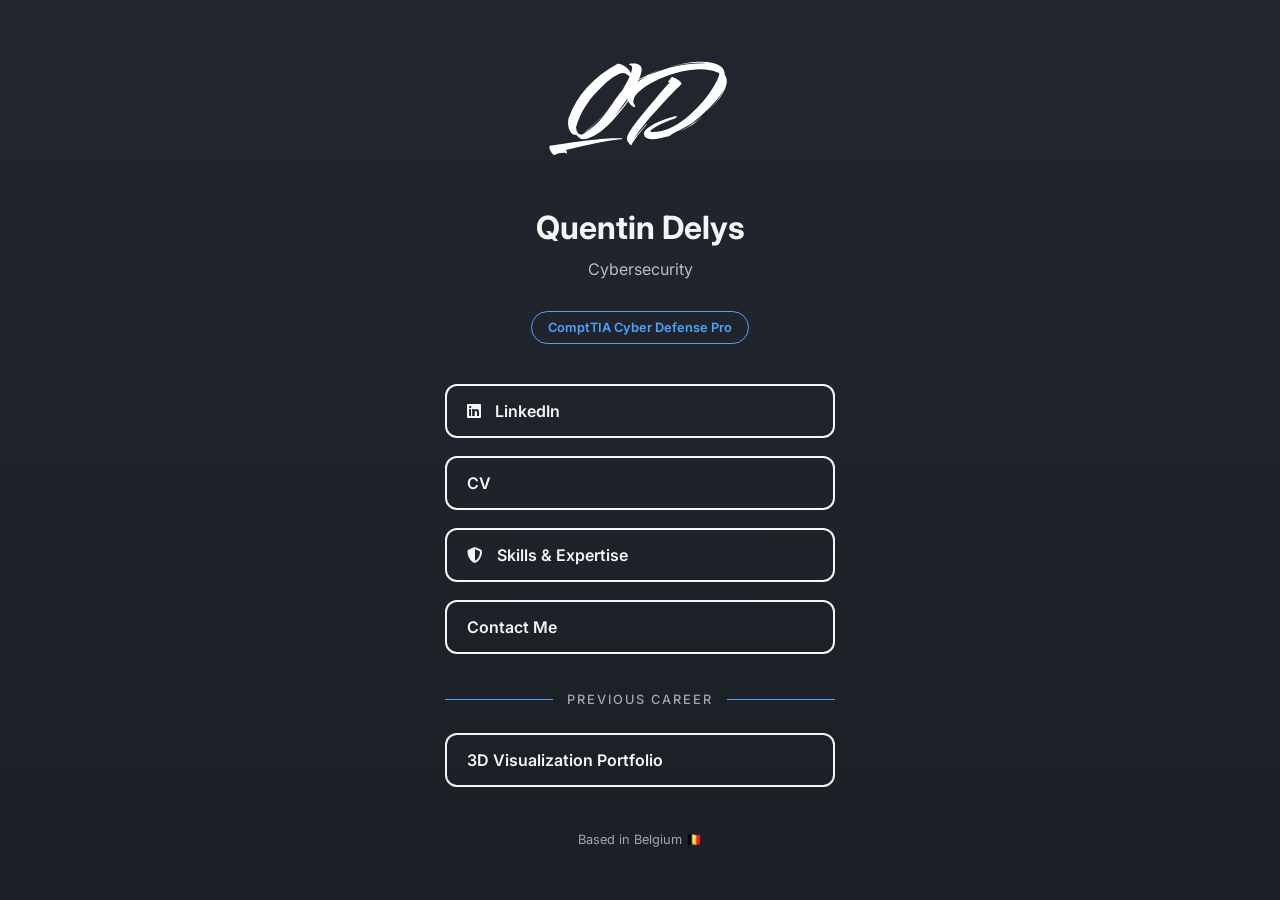
<file: index.html>
<!DOCTYPE html>
<html lang="en">

<link rel="stylesheet" href="hub_css.css">

<head>
<link rel="stylesheet" href="https://cdnjs.cloudflare.com/ajax/libs/font-awesome/6.7.2/css/all.min.css">

<meta charset="UTF-8">
<meta name="viewport" content="width=device-width, initial-scale=1.0">

<title>Quentin Delys</title>

<link rel="preconnect" href="https://fonts.googleapis.com">
<link href="https://fonts.googleapis.com/css2?family=Inter:wght@300;400;500;700&display=swap" rel="stylesheet">

</head>

<body>

<div class="container">

    <img src="Sources/logo.svg" class="logo" alt="Logo">

    <h1>Quentin Delys</h1>

    <p class="subtitle">
        Cybersecurity
    </p>
<div class="certifications">
	<span>ComptTIA Cyber Defense Pro</span>
</div>

    <div class="links">

        <a href="https://www.linkedin.com/in/quentin-delys-7a1aa717a/" target="_blank">
			<i class="fa-brands fa-linkedin"></i>
            LinkedIn
        </a>

        <a href="Sources/CV_IT_CyberSec_Quentin-Delys.webp" target="_blank">
            <span>CV</span>
        </a>
		
		<a href="Skills-Services.html">
			<i class="fa-solid fa-shield-halved"></i>
			Skills & Expertise
		</a>

        <a href="Contact-Me.html">
            Contact Me
        </a>
	<div class="section-divider">
    <span>Previous Career</span>
	</div>

		<a href="https://quentindelys-creator.github.io/3D-Generalist-book/index.html" target="_blank">
		3D Visualization Portfolio
		</a>
    </div>
	
	<div class="footer">
		Based in Belgium 🇧🇪
	</div>
</body>

</html>

<!-- Updated -->
</file>
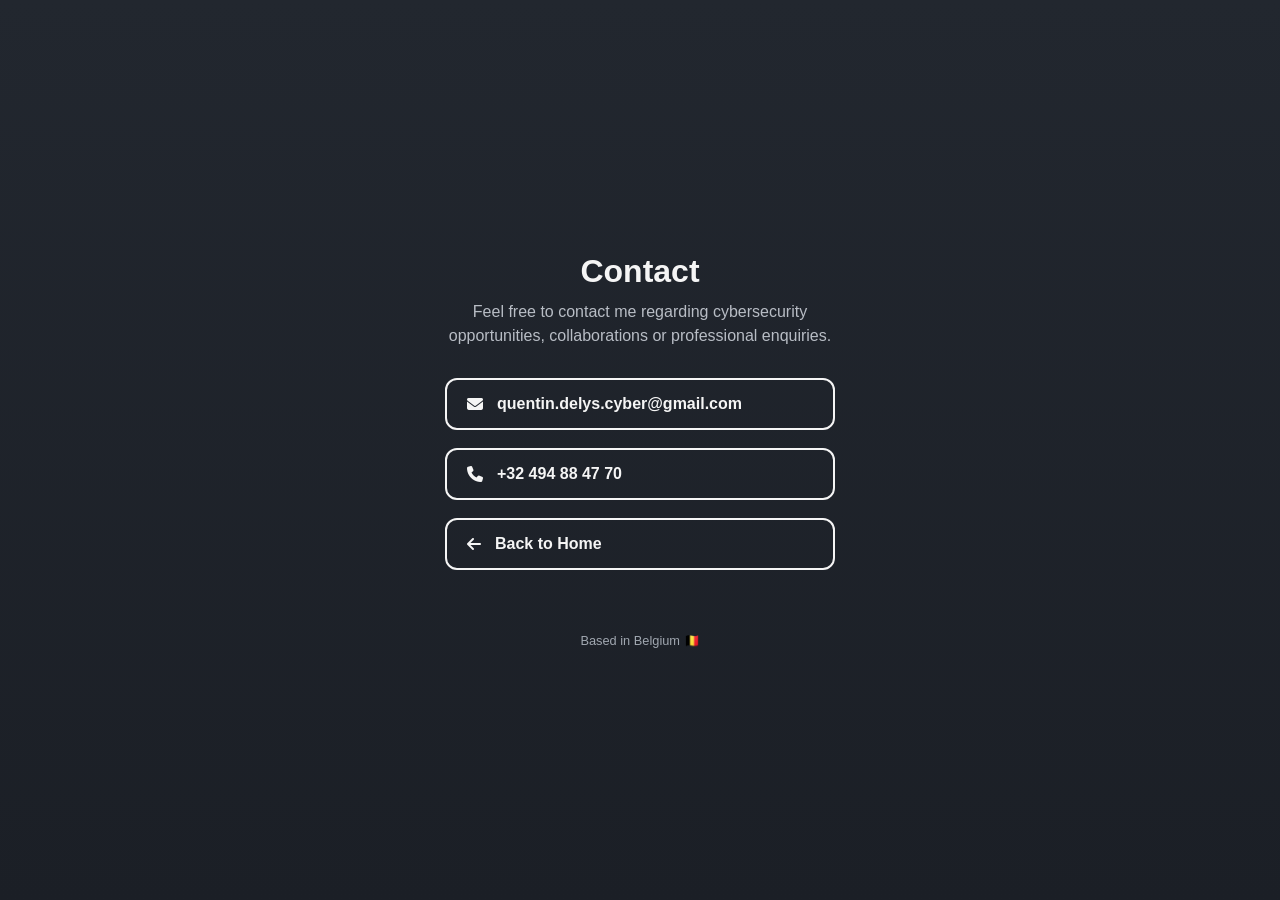
<file: Contact-Me.html>
<!DOCTYPE html>
<html lang="en">

<head>

    <meta charset="UTF-8">
    <meta name="viewport" content="width=device-width, initial-scale=1.0">

    <title>Contact | Quentin Delys</title>

    <link rel="stylesheet" href="hub_css.css">

    <link rel="stylesheet"
          href="https://cdnjs.cloudflare.com/ajax/libs/font-awesome/6.7.2/css/all.min.css">

</head>

<body>

<div class="container">

    <h1>Contact</h1>

    <p class="subtitle">
        Feel free to contact me regarding cybersecurity opportunities,
        collaborations or professional enquiries.
    </p>

    <div class="links">

        <a href="mailto:quentindelys6@gmail.com">
            <i class="fa-solid fa-envelope"></i>
            quentin.delys.cyber@gmail.com
        </a>

        <a href="tel:+32494884770">
            <i class="fa-solid fa-phone"></i>
            +32 494 88 47 70
        </a>

        <a href="index.html">
            <i class="fa-solid fa-arrow-left"></i>
            Back to Home
        </a>
		<p class="footer">
    Based in Belgium 🇧🇪
</p>

    </div>

</div>

</body>

</html>
</file>
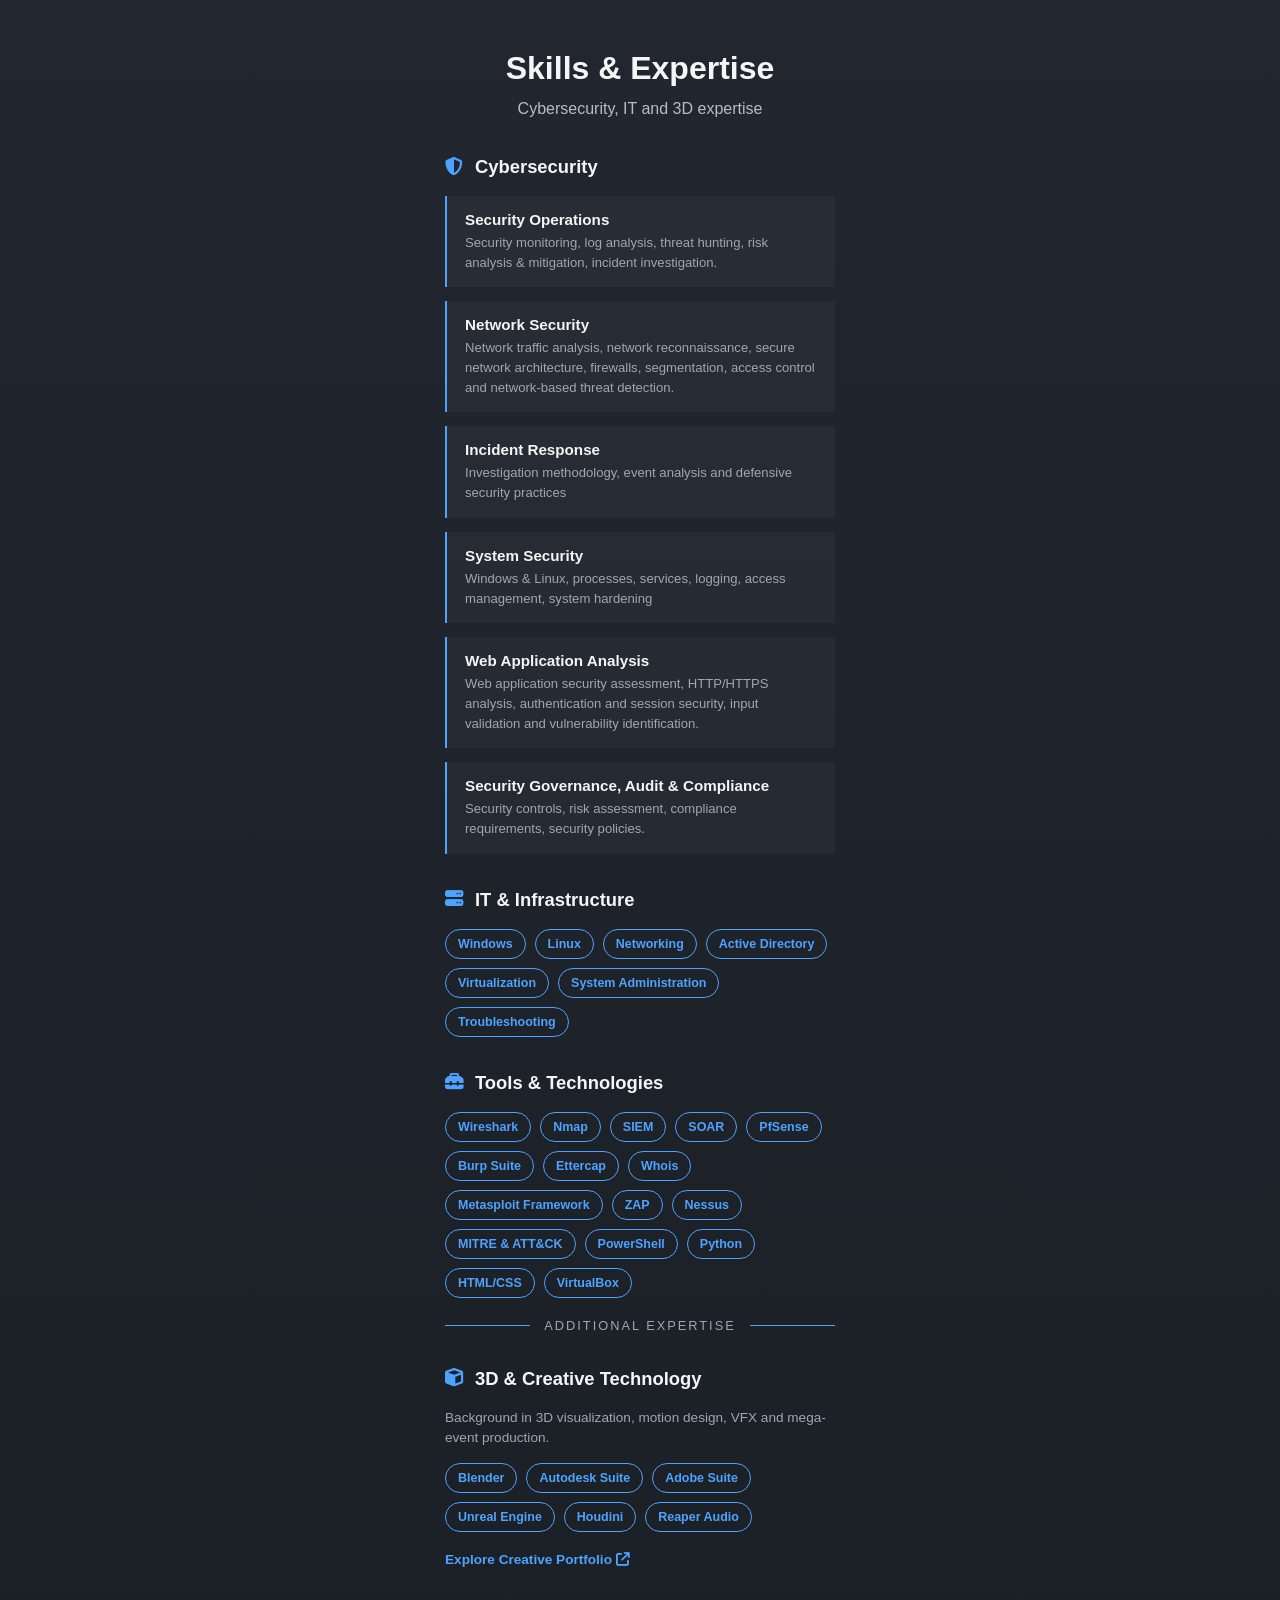
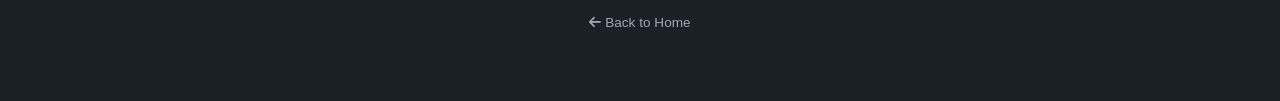
<file: Skills-Services.html>
<!DOCTYPE html>
<html lang="en">
<link rel="stylesheet" href="hub_css.css">

<head>

    <meta charset="UTF-8">
    <meta name="viewport" content="width=device-width, initial-scale=1.0">

    <title>Skills & Expertise | Quentin Delys</title>

    <link rel="stylesheet"
          href="https://cdnjs.cloudflare.com/ajax/libs/font-awesome/6.7.2/css/all.min.css">

</head>

<body>

<div class="container">

    <h1>Skills & Expertise</h1>

    <p class="subtitle">
        Cybersecurity, IT and 3D expertise
    </p>


    <!-- Cybersecurity -->

    <div class="skill-section">

        <h2>
            <i class="fa-solid fa-shield-halved"></i>
            Cybersecurity
        </h2>

        <div class="skill-list">

            <div class="skill">
                <strong>Security Operations</strong>
                <span>
                    Security monitoring, log analysis,
                    threat hunting, risk analysis & mitigation, incident investigation.
                </span>
            </div>

            <div class="skill">
                <strong>Network Security</strong>
                <span>
                    Network traffic analysis, network reconnaissance, secure network architecture, 
					firewalls, segmentation, access control and network-based threat detection.
                </span>
            </div>

            <div class="skill">
                <strong>Incident Response</strong>
                <span>
                    Investigation methodology, event analysis
                    and defensive security practices
                </span>
            </div>

            <div class="skill">
                <strong>System Security</strong>
                <span>
                    Windows & Linux, processes, services,
                    logging, access management, system hardening
                </span>
            </div>
			
			<div class="skill">
                <strong>Web Application Analysis</strong>
                <span>
					Web application security assessment, HTTP/HTTPS analysis, authentication and session security, input validation and vulnerability identification.
                </span>
            </div>
			
			<div class="skill">
                <strong>Security Governance, Audit & Compliance</strong>
                <span>
					Security controls, risk assessment, compliance requirements, security policies.
                </span>
            </div>

        </div>

    </div>


    <!-- IT -->

    <div class="skill-section">

        <h2>
            <i class="fa-solid fa-server"></i>
            IT & Infrastructure
        </h2>

        <div class="tags">

            <span>Windows</span>
            <span>Linux</span>
            <span>Networking</span>
			<span>Active Directory</span>
            <span>Virtualization</span>
            <span>System Administration</span>
            <span>Troubleshooting</span>

        </div>

    </div>


    <!-- Tools -->

    <div class="skill-section">

        <h2>
            <i class="fa-solid fa-toolbox"></i>
            Tools & Technologies
        </h2>

        <div class="tags">

            <span>Wireshark</span>
            <span>Nmap</span>
            <span>SIEM</span>
			<span>SOAR</span>
			<span>PfSense</span>
			<span>Burp Suite</span>
			<span>Ettercap</span>
			<span>Whois</span>
			<span>Metasploit Framework</span>
			<span>ZAP</span>
			<span>Nessus</span>
			<span>MITRE & ATT&CK</span>
			<span>PowerShell</span>
            <span>Python</span>
			<span>HTML/CSS</span>
            <span>VirtualBox</span>

        </div>

    </div>


    <!-- Technical background -->

    <div class="section-divider">
        <span>Additional Expertise</span>
    </div>


    <div class="skill-section creative-section">

        <h2>
            <i class="fa-solid fa-cube"></i>
            3D & Creative Technology
        </h2>

        <p>
            Background in 3D visualization, motion design,
            VFX and mega-event production.
        </p>
		
		<div class="tags">

            <span>Blender</span>
            <span>Autodesk Suite</span>
            <span>Adobe Suite</span>
			<span>Unreal Engine</span>
			<span>Houdini</span>
			<span>Reaper Audio</span>

        </div>
		
		<br>

        <a href="https://quentindelys-creator.github.io/3D-Generalist-book/index.html"
           target="_blank"
           class="portfolio-link">

            Explore Creative Portfolio
            <i class="fa-solid fa-arrow-up-right-from-square"></i>

        </a>

    </div>


    <p class="back">

        <a href="index.html">
            <i class="fa-solid fa-arrow-left"></i>
            Back to Home
        </a>

    </p>

</div>

</body>

</html>
</file>
<file: hub_css.css>
*{
    margin:0;
    padding:0;
    box-sizing:border-box;
}

body{

    background:linear-gradient(
        180deg,
        #22272F 0%,
        #1B1F26 100%
    );

    font-family:'Inter',sans-serif;

    color:#F5F5F5;

    display:flex;
    justify-content:center;
    align-items:center;
    min-height:100vh;

}

.container{

    width:100%;
    max-width:450px;

    text-align:center;

    padding:50px 30px;

}

.logo{

    width:200px;

    margin-bottom:40px;

}

h1{

    font-size:2rem;

    font-weight:700;

    margin-bottom:10px;

}

.subtitle{

    color:#B8BDC5;

    margin-bottom:30px;

    line-height:1.5;

}

.certifications{

    display:flex;
    justify-content:center;
    gap:10px;

    margin:20px 0 40px;

}

.certifications span{

    border:1px solid #4DA3FF;

    color:#4DA3FF;

    padding:8px 16px;

    border-radius:20px;

    font-size:.8rem;

    font-weight:600;

}

.links{

    display:flex;

    flex-direction:column;

    gap:18px;

}

.links a{

    display:flex;
    align-items:center;
    justify-content:flex-start;

    gap:14px;

    text-decoration:none;

    color:#F5F5F5;

    border:2px solid #F5F5F5;

    border-radius:12px;

    padding:15px 20px;

    transition:.25s;

    font-weight:600;

}

.links a:hover{

    background:#73C9EC;

    color:#22272F;

    transform:translateY(-3px);

}

.section-divider{

    display:flex;
    align-items:center;

    margin:20px 0 8px;

    color:#A0A7B0;

    font-size:.8rem;

    font-weight:500;

    text-transform:uppercase;

    letter-spacing:2px;

}

.section-divider::before,
.section-divider::after{

    content:"";

    flex:1;

    height:1px;
	

    background:#4DA3FF;
}

.section-divider span{

    padding:0 14px;

}

.footer{

    margin-top:45px;

    color:#A0A7B0;

    font-size:.8rem;

}

/* ===== SKILLS & SERVICES ===== */

.skill-section{

    margin-top:35px;

    text-align:left;

}

.skill-section h2{

    display:flex;
    align-items:center;

    gap:12px;

    margin-bottom:18px;

    font-size:1.15rem;

    color:#F5F5F5;

}

.skill-section h2 i{

    color:#4DA3FF;

}


.skill-list{

    display:flex;

    flex-direction:column;

    gap:14px;

}


.skill{

    display:flex;

    flex-direction:column;

    gap:5px;

    padding:15px 18px;

    border-left:2px solid #4DA3FF;

    background:rgba(255,255,255,.03);

}


.skill strong{

    color:#F5F5F5;

    font-size:.95rem;

}


.skill span{

    color:#A0A7B0;

    font-size:.82rem;

    line-height:1.5;

}


.tags{

    display:flex;

    flex-wrap:wrap;

    gap:9px;

}


.tags span{

    border:1px solid #4DA3FF;

    color:#4DA3FF;

    padding:7px 12px;

    border-radius:20px;

    font-size:.78rem;

    font-weight:600;

}


.creative-section p{

    color:#A0A7B0;

    font-size:.85rem;

    line-height:1.5;

    margin-bottom:15px;

}


.portfolio-link{

    color:#4DA3FF;

    text-decoration:none;

    font-size:.85rem;

    font-weight:600;

}


.portfolio-link:hover{

    text-decoration:underline;

}


.back{

    margin-top:45px;

    margin-bottom:20px;

}


.back a{

    color:#A0A7B0;

    text-decoration:none;

    font-size:.85rem;

}


.back a:hover{

    color:#4DA3FF;

}
</file>
